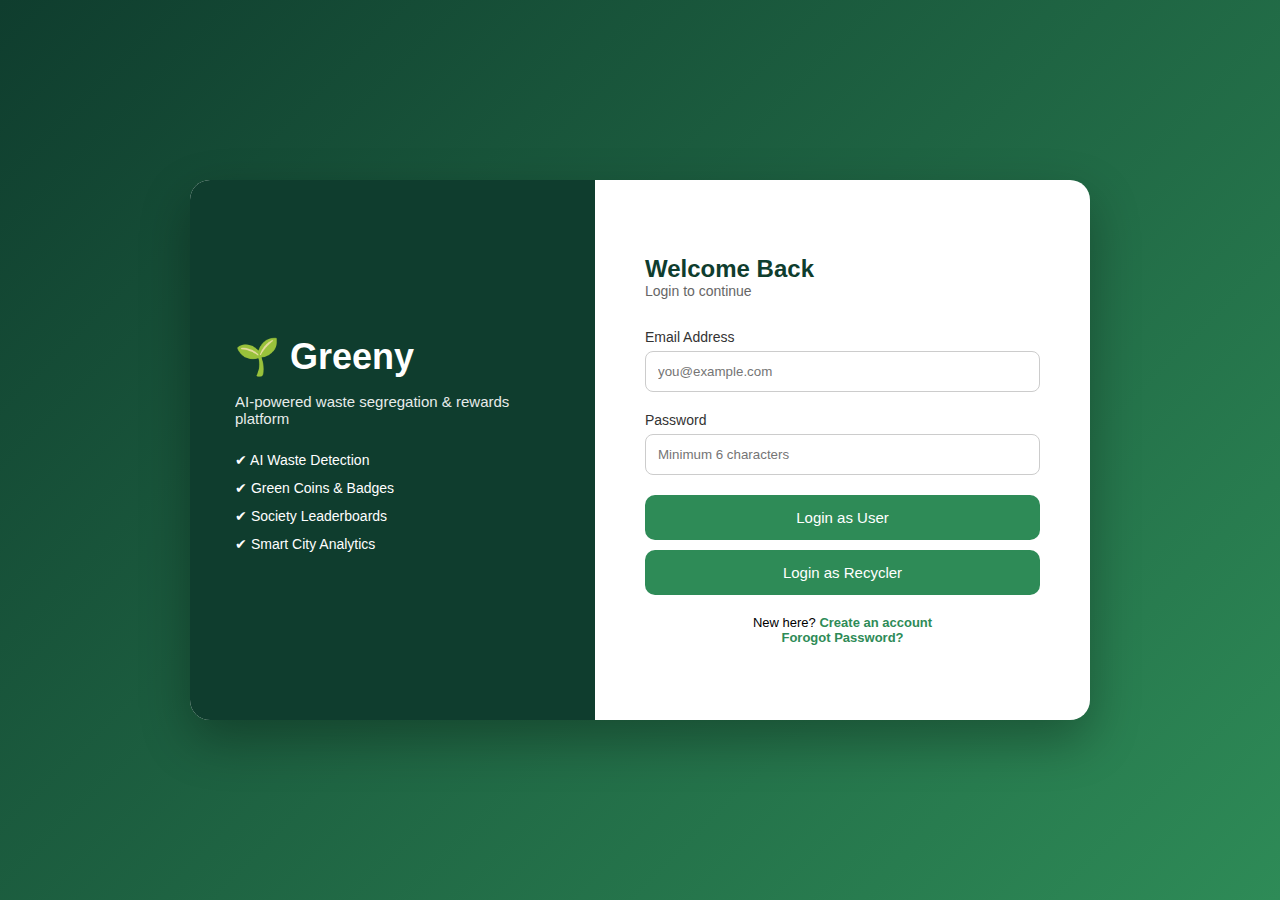
<file: index.html>
<!DOCTYPE html>
<html lang="en">
<head>
<meta charset="UTF-8">
<title>Login | Greeny</title>
<link rel="stylesheet" href="style.css">
<meta name="viewport" content="width=device-width, initial-scale=1.0">
</head>

<body>

<div class="login-container">
    <div class="info-panel">
        <h1>🌱 Greeny</h1>
        <p>AI-powered waste segregation & rewards platform</p>
        <ul>
            <li>✔ AI Waste Detection</li>
            <li>✔ Green Coins & Badges</li>
            <li>✔ Society Leaderboards</li>
            <li>✔ Smart City Analytics</li>
        </ul>
    </div>

    <div class="form-panel">
        <h2>Welcome Back</h2>
        <p class="subtitle">Login to continue</p>

        <form>

            <label>Email Address</label>
            <input type="email" placeholder="you@example.com" required>

            <label>Password</label>
            <input type="password" placeholder="Minimum 6 characters" minlength="6" required>

            <button formaction="user.html">Login as User</button>
            <button formaction="recycler.html" >Login as Recycler</button>
            <p class="footer-text">
                New here? <span>Create an account</span><br>
                <span>Forogot Password?</span>
            </p>

        </form>
    </div>

</div>

</body>
</html>
</file>
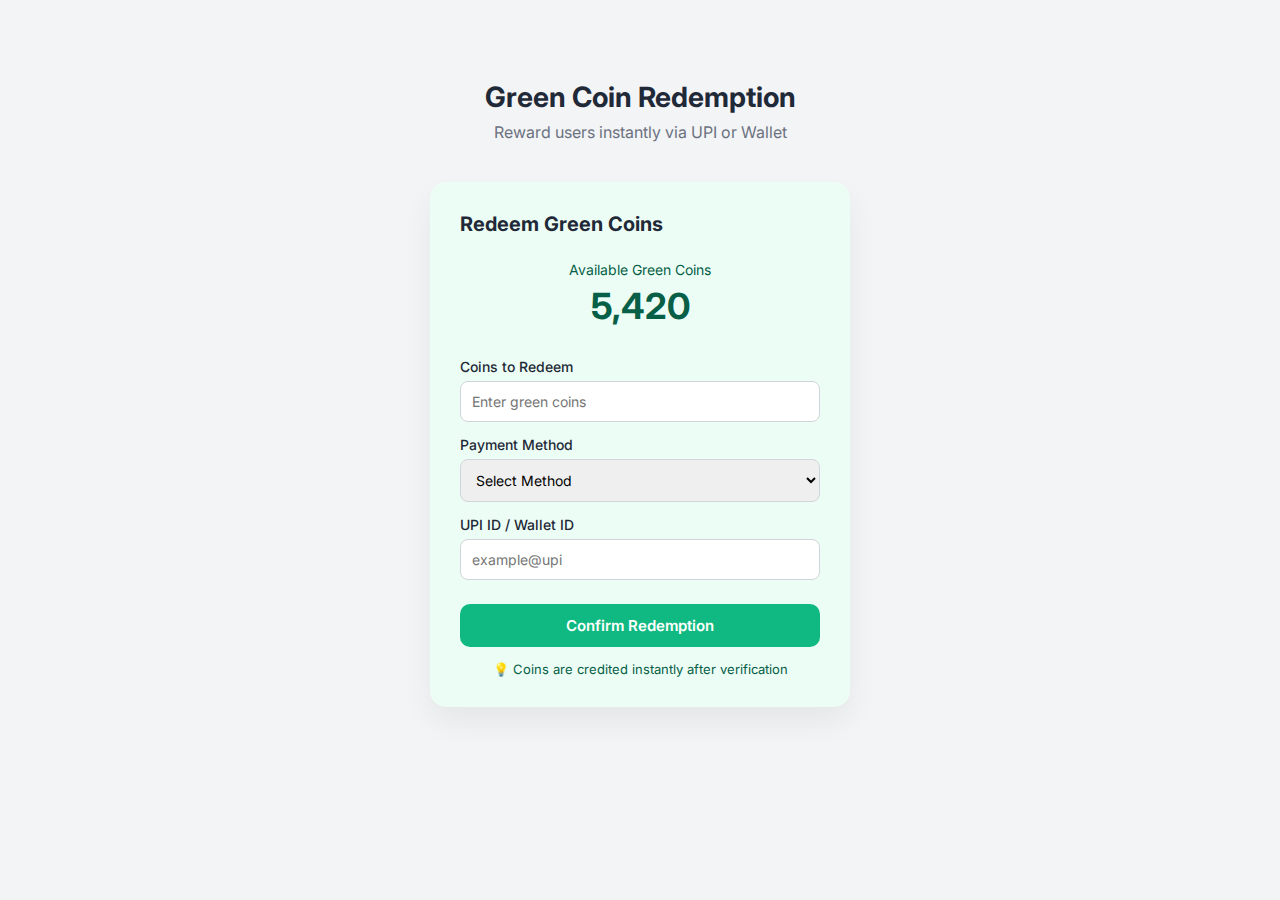
<file: coinsRedeem.html>
<!DOCTYPE html>
<html lang="en">
<head>
  <meta charset="UTF-8">
  <title>Green Coin Redemption | Greeny</title>
  <link href="https://fonts.googleapis.com/css2?family=Inter:wght@400;600;700&display=swap" rel="stylesheet">
</head>

<style>
* {
  margin: 0;
  padding: 0;
  box-sizing: border-box;
  font-family: 'Inter', sans-serif;
}

body {
  background: #f3f4f6;
  color: #1f2937;
}

/* Container */
.container {
  max-width: 900px;
  margin: 60px auto;
  padding: 20px;
}

/* Header */
.header {
  text-align: center;
  margin-bottom: 40px;
}

.header h1 {
  font-size: 28px;
  font-weight: 700;
}

.header p {
  color: #6b7280;
  margin-top: 8px;
}

/* Grid */
.grid {
  display: flex;
  justify-content: center;
}

/* Card */
.card {
  background: white;
  width: 100%;
  max-width: 420px;
  border-radius: 16px;
  padding: 30px;
  box-shadow: 0 15px 30px rgba(0,0,0,0.06);
}

/* Highlight */
.highlight {
  background: #ecfdf5;
}

.card h3 {
  margin-bottom: 25px;
  font-size: 20px;
}

/* Balance */
.balance {
  text-align: center;
  margin-bottom: 30px;
}

.balance p {
  font-size: 14px;
  color: #065f46;
}

.balance h2 {
  font-size: 36px;
  font-weight: 700;
  color: #065f46;
  margin-top: 6px;
}

/* Form */
.redeem-form label {
  font-size: 14px;
  margin-top: 14px;
  display: block;
  font-weight: 500;
}

.redeem-form input,
.redeem-form select {
  width: 100%;
  padding: 11px;
  margin-top: 6px;
  border-radius: 8px;
  border: 1px solid #d1d5db;
  font-size: 14px;
}

/* Button */
.success-btn {
  margin-top: 24px;
  width: 100%;
  padding: 12px;
  background: #10b981;
  color: white;
  border: none;
  border-radius: 10px;
  font-size: 15px;
  font-weight: 600;
  cursor: pointer;
}

/* Note */
.note {
  display: block;
  text-align: center;
  margin-top: 14px;
  font-size: 13px;
  color: #065f46;
}
</style>

<body>

  <div class="container">

    <header class="header">
      <h1>Green Coin Redemption</h1>
      <p>Reward users instantly via UPI or Wallet</p>
    </header>

    <section class="grid">

      <div class="card highlight">
        <h3>Redeem Green Coins</h3>

        <div class="balance">
          <p>Available Green Coins</p>
          <h2>5,420</h2>
        </div>

        <form class="redeem-form">
          <label>Coins to Redeem</label>
          <input type="number" id="coinsInput" placeholder="Enter green coins" required>

          <label>Payment Method</label>
          <select>
            <option>Select Method</option>
            <option>UPI</option>
            <option>Wallet</option>
          </select>

          <label>UPI ID / Wallet ID</label>
          <input type="text" placeholder="example@upi">

          <button type="button" class="success-btn" onclick="redeemCoins()">
  Confirm Redemption
</button>

        </form>

        <small class="note">
          💡 Coins are credited instantly after verification
        </small>
      </div>

    </section>

  </div>
  <script>
  function redeemCoins() {
    const coins = document.getElementById("coinsInput").value;

    if (!coins || coins <= 0) {
      alert("Please enter a valid number of green coins");
      return;
    }

    // store coins
    localStorage.setItem("redeemedCoins", coins);

    // redirect
    window.location.href = "success.html";
  }
</script>


</body>
</html>
</file>
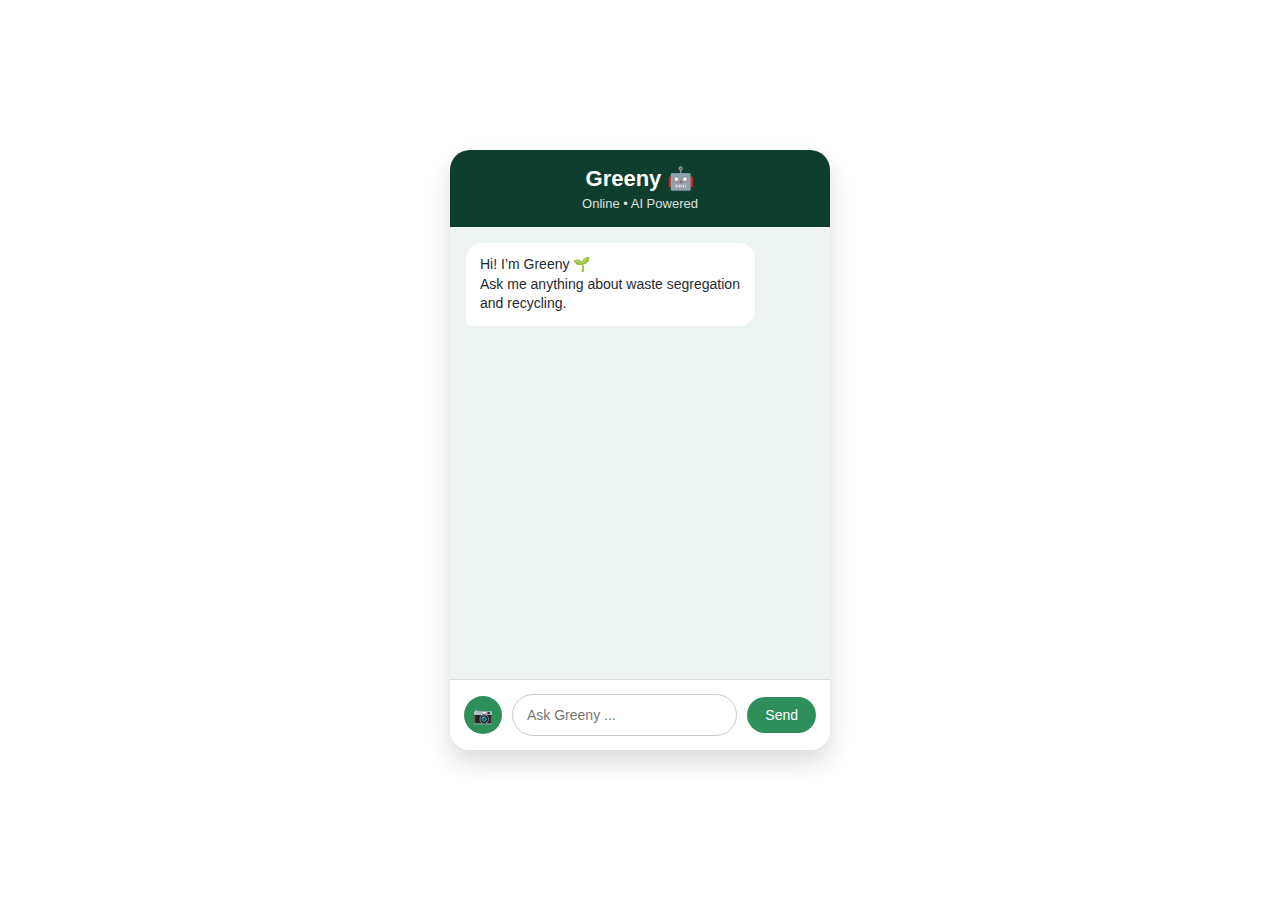
<file: greeny.html>
<!DOCTYPE html>
<html lang="en">
<head>
<meta charset="UTF-8">
<title>Greeny.ai</title>

<style>
body {
    margin: 0;
    font-family: Arial, sans-serif;
    background: #ffffff;
    display: flex;
    justify-content: center;
    align-items: center;
    height: 100vh;
}

.chat-container {
    width: 380px;
    height: 600px;
    background: #eef4f1;
    border-radius: 20px;
    box-shadow: 0 12px 25px rgba(0,0,0,0.15);
    display: flex;
    flex-direction: column;
    overflow: hidden;
}

.chat-header {
    background: #0f3d2e;
    color: white;
    padding: 16px;
    text-align: center;
}

.chat-header h1 {
    margin: 0;
    font-size: 22px;
}

.chat-header p {
    margin: 4px 0 0;
    font-size: 13px;
    opacity: 0.85;
}

.chat-body {
    flex: 1;
    padding: 16px;
    overflow-y: auto;
}

.message {
    display: flex;
    margin-bottom: 14px;
}

.message.user {
    justify-content: flex-end;
}

.message.bot {
    justify-content: flex-start;
}

.bubble {
    max-width: 75%;
    padding: 12px 14px;
    font-size: 14px;
    line-height: 1.4;
}

.user .bubble {
    background: #2f8f5b;
    color: #ffffff;
    border-radius: 16px;
    border-bottom-right-radius: 4px;
}

.bot .bubble {
    background: #ffffff;
    color: #1f2933;
    border-radius: 16px;
    border-bottom-left-radius: 4px;
}

.chat-input {
    display: flex;
    gap: 10px;
    padding: 14px;
    background: #ffffff;
    border-top: 1px solid #ddd;
    align-items: center;
}

.chat-input input[type="text"] {
    flex: 1;
    padding: 12px 14px;
    border-radius: 24px;
    border: 1px solid #ccc;
    outline: none;
    font-size: 14px;
}

.upload-btn {
    background: #2f8f5b;
    color: white;
    width: 38px;
    height: 38px;
    border-radius: 50%;
    display: flex;
    align-items: center;
    justify-content: center;
    cursor: pointer;
    font-size: 16px;
}

.chat-input button {
    background: #2f8f5b;
    color: white;
    border: none;
    border-radius: 24px;
    padding: 10px 18px;
    font-size: 14px;
    cursor: pointer;
}

.chat-input button:hover,
.upload-btn:hover {
    background: #257a4b;
}
</style>
</head>

<body>

<div class="chat-container">

    <div class="chat-header">
        <h1>Greeny 🤖</h1>
        <p>Online • AI Powered</p>
    </div>

    <div class="chat-body" id="chatBody">
        <div class="message bot">
            <div class="bubble">
                Hi! I’m Greeny 🌱<br>
                Ask me anything about waste segregation and recycling.
            </div>
        </div>
    </div>

    <div class="chat-input">
        <label for="imageInput" class="upload-btn">📷</label>
        <input type="file" id="imageInput" accept="image/*" hidden>

        <input type="text" id="userInput" placeholder="Ask Greeny ...">
        <button onclick="sendMessage()">Send</button>
    </div>

</div>

<script>
const chatBody = document.getElementById("chatBody");
const input = document.getElementById("userInput");

function sendMessage() {
    const message = input.value.trim();
    if (!message) return;

    appendMessage(message, "user");
    input.value = "";
    generateBotReply(message);
}

input.addEventListener("keypress", function(e) {
    if (e.key === "Enter") sendMessage();
});

function appendMessage(content, sender) {
    chatBody.innerHTML += `
        <div class="message ${sender}">
            <div class="bubble">${content}</div>
        </div>
    `;
    chatBody.scrollTop = chatBody.scrollHeight;
}

function generateBotReply(message) {
    const msg = message.toLowerCase();
    let result = analyzeWaste(msg);

    setTimeout(() => {
        appendMessage(result, "bot");
    }, 600);
}

function analyzeWaste(text) {

    let wasteData = null;

    // ♻️ PLASTIC
    if (text.includes("plastic") || text.includes("bottle") || text.includes("polythene")) {
        wasteData = {
            type: "Plastic (Dry Recyclable)",
            bin: "Blue Bin (Dry Waste)",
            future: "Recycled into new bottles, plastic furniture, or textile fiber.",
            coins: 5
        };
    }

    // 🥬 FOOD / WET
    else if (text.includes("food") || text.includes("vegetable") || text.includes("kitchen") || text.includes("leftover")) {
        wasteData = {
            type: "Organic / Wet Waste",
            bin: "Green Bin (Wet Waste)",
            future: "Converted into compost or biogas.",
            coins: 3
        };
    }

    // 🔋 E-WASTE
    else if (text.includes("battery") || text.includes("mobile") || text.includes("charger") || text.includes("electronic")) {
        wasteData = {
            type: "E-Waste (Hazardous)",
            bin: "Red Bin / E-Waste Collection Center",
            future: "Metals like copper & lithium extracted and reused.",
            coins: 10
        };
    }

    // 🧻 PAPER
    else if (text.includes("paper") || text.includes("cardboard") || text.includes("newspaper")) {
        wasteData = {
            type: "Paper (Dry Recyclable)",
            bin: "Blue Bin (Dry Waste)",
            future: "Recycled into notebooks, cartons, packaging material.",
            coins: 4
        };
    }

    // 🥫 METAL
    else if (text.includes("can") || text.includes("aluminium") || text.includes("metal")) {
        wasteData = {
            type: "Metal Waste",
            bin: "Blue Bin (Dry Waste)",
            future: "Melted and reused in manufacturing.",
            coins: 7
        };
    }

    if (wasteData) {
        return `
            <b>🔎 Waste Analysis Report</b><br><br>

            <b>📦 Type:</b> ${wasteData.type}<br>
            <b>🗑 Dispose In:</b> ${wasteData.bin}<br>
            <b>🔄 Future Use:</b> ${wasteData.future}<br>
            <b>🪙 Green Coins Earned:</b> ${wasteData.coins} Coins<br><br>

            ♻️ Thank you for recycling responsibly!
        `;
    }

    return `
        <b>⚠️ Unable to Identify Waste</b><br><br>
        Please mention the material type like:<br>
        • Plastic bottle<br>
        • Food waste<br>
        • Battery<br>
        • Paper<br>
        • Metal can<br><br>
        This helps calculate accurate Green Coins.
    `;
}

document.getElementById("imageInput").addEventListener("change", function() {
    const file = this.files[0];
    if (!file) return;

    const imgURL = URL.createObjectURL(file);

    appendMessage(
        `<img src="${imgURL}" style="max-width:100%; border-radius:10px;">`,
        "user"
    );

    // Simulated AI Image Detection
    setTimeout(() => {
        appendMessage(`
            <b>🖼 AI Image Analysis</b><br><br>
            📦 Type: Plastic Bottle (Dry Waste)<br>
            🗑 Dispose In: Blue Bin<br>
            🔄 Future Use: Recycled into polyester fiber<br>
            🪙 Green Coins Earned: 5 Coins<br><br>
            ♻️ Image processed successfully.
        `, "bot");
    }, 800);
});
</script>


</body>
</html>
</file>
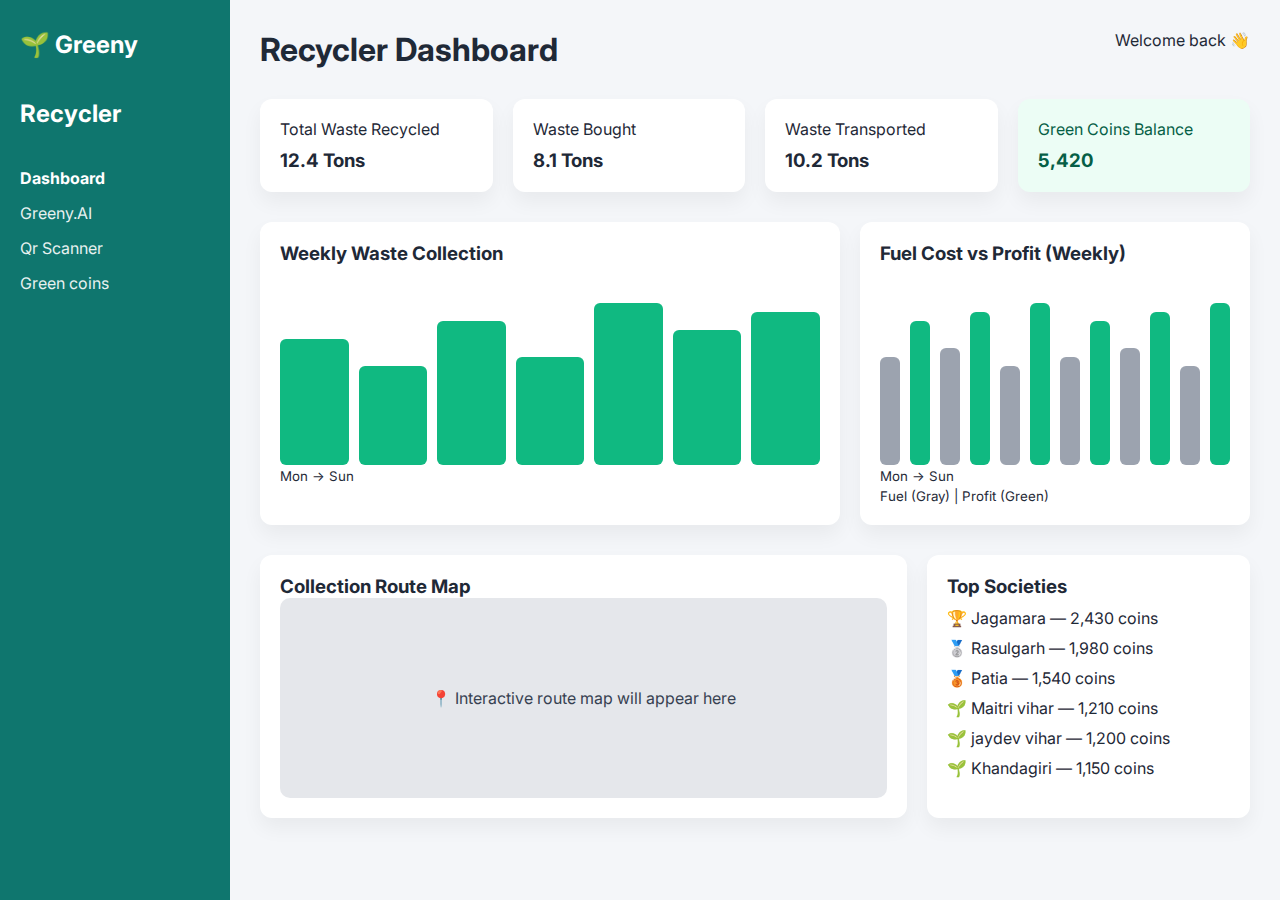
<file: recycler.html>
<!DOCTYPE html>
<html lang="en">
<head>
  <meta charset="UTF-8">
  <title>Recycler Dashboard | Greeny</title>
  <link rel="stylesheet" href="recycler.css">
  <link href="https://fonts.googleapis.com/css2?family=Inter:wght@400;600;700&display=swap" rel="stylesheet">
</head>
<body>

  
  <aside class="sidebar">
    <h2>🌱 Greeny</h2>
    <h2>Recycler</h2>
    <nav>
      <a class="active">Dashboard</a>
      <a href="recyclerbot.html">Greeny.AI</a>
      <a href="scanner.html">Qr Scanner</a>
      <a href="coinsRedeem.html">Green coins</a>
    </nav>
  </aside>

  
  <main class="main">

    
    <header class="header">
      <h1>Recycler Dashboard</h1>
      <span>Welcome back 👋</span>
    </header>

    
    <section class="cards">
      <div class="card">
        <p>Total Waste Recycled</p>
        <h3>12.4 Tons</h3>
      </div>
      <div class="card">
        <p>Waste Bought</p>
        <h3>8.1 Tons</h3>
      </div>
      <div class="card">
        <p>Waste Transported</p>
        <h3>10.2 Tons</h3>
      </div>
      <div class="card highlight">
        <p>Green Coins Balance</p>
        <h3>5,420</h3>
      </div>
    </section>

    
    <section class="grid">
      
      <div class="panel">
        <h3>Weekly Waste Collection</h3>
        <div class="bar-chart">
          <div style="height:70%"></div>
          <div style="height:55%"></div>
          <div style="height:80%"></div>
          <div style="height:60%"></div>
          <div style="height:90%"></div>
          <div style="height:75%"></div>
          <div style="height:85%"></div>
        </div>
        <small>Mon → Sun</small>
      </div>

      
      <div class="panel">
        <h3>Fuel Cost vs Profit (Weekly)</h3>
        <div class="bar-chart dual">
          <div class="fuel" style="height:60%"></div>
          <div class="profit" style="height:80%"></div>

          <div class="fuel" style="height:65%"></div>
          <div class="profit" style="height:85%"></div>

          <div class="fuel" style="height:55%"></div>
          <div class="profit" style="height:90%"></div>
          <div class="fuel" style="height:60%"></div>
          <div class="profit" style="height:80%"></div>

          <div class="fuel" style="height:65%"></div>
          <div class="profit" style="height:85%"></div>

          <div class="fuel" style="height:55%"></div>
          <div class="profit" style="height:90%"></div>
        </div>
        <small>Mon → Sun</small><br>
        <small>Fuel (Gray) | Profit (Green)</small>
      </div>
    </section>

    
    <section class="grid">
      
      <div class="panel map">
        <h3>Collection Route Map</h3>
        <div class="map-box">
          <p>📍 Interactive route map will appear here</p>
        </div>
      </div>

      
      <div class="panel">
        <h3>Top Societies</h3>
        <ul class="leaderboard">
          <li>🏆 Jagamara — 2,430 coins</li>
          <li>🥈 Rasulgarh — 1,980 coins</li>
          <li>🥉 Patia — 1,540 coins</li>
          <li>🌱 Maitri vihar — 1,210 coins</li>
          <li>🌱 jaydev vihar — 1,200 coins</li>
          <li>🌱 Khandagiri — 1,150 coins</li>
        </ul>
      </div>
    </section>
  </main>

</body>
</html>
</file>
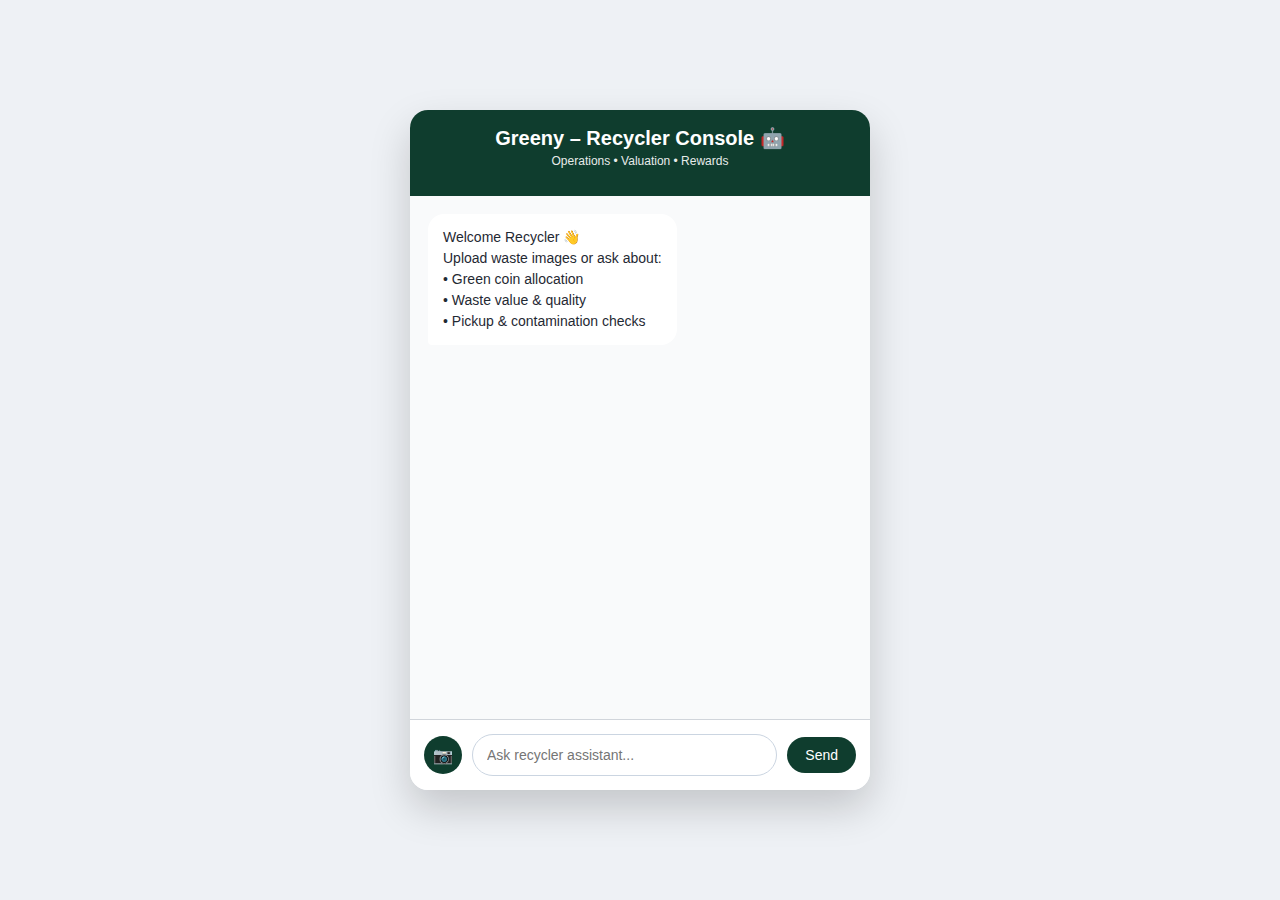
<file: recyclerbot.html>
<!DOCTYPE html>
<html lang="en">
<head>
<meta charset="UTF-8">
<title>Greeny – Recycler Console</title>
<meta name="viewport" content="width=device-width, initial-scale=1.0">

<style>
body {
    margin: 0;
    font-family: "Segoe UI", sans-serif;
    background: #eef1f5;
    display: flex;
    justify-content: center;
    align-items: center;
    height: 100vh;
}


.chat-container {
    width: 460px;
    height: 680px;
    background: #f9fafb;
    border-radius: 18px;
    box-shadow: 0 18px 40px rgba(0,0,0,0.18);
    display: flex;
    flex-direction: column;
    overflow: hidden;
}


.chat-header {
  background: #0f3d2e;
    color: white;
    padding: 16px;
    text-align: center;
}

.chat-header h1 {
    margin: 0;
    font-size: 20px;
}

.chat-header p {
    margin-top: 4px;
    font-size: 12px;
    opacity: 0.9;
}


.chat-body {
    flex: 1;
    padding: 18px;
    overflow-y: auto;
}


.message {
    display: flex;
    margin-bottom: 14px;
}

.message.user {
    justify-content: flex-end;
}

.message.bot {
    justify-content: flex-start;
}

.bubble {
    max-width: 78%;
    padding: 13px 15px;
    font-size: 14px;
    line-height: 1.5;
}


.user .bubble {
    background: #2f8f5b;
    color: #ffffff;
    border-radius: 16px;
    border-bottom-right-radius: 4px;
}

.bot .bubble {
    background: #ffffff;
    color: #1f2933;
    border-radius: 16px;
    border-bottom-left-radius: 4px;
}

.bubble img {
    max-width: 100%;
    border-radius: 10px;
    margin-top: 6px;
}


.chat-input {
    display: flex;
    gap: 10px;
    padding: 14px;
    background: #ffffff;
    border-top: 1px solid #d1d5db;
    align-items: center;
}

.chat-input input[type="text"] {
    flex: 1;
    padding: 12px 14px;
    border-radius: 24px;
    border: 1px solid #cbd5e1;
    outline: none;
    font-size: 14px;
}

.upload-btn {
    background: #0f3d2e;
    color: white;
    width: 38px;
    height: 38px;
    border-radius: 50%;
    display: flex;
    align-items: center;
    justify-content: center;
    cursor: pointer;
    font-size: 16px;
}

.chat-input button {
    background: #0f3d2e;
    color: white;
    border: none;
    border-radius: 24px;
    padding: 10px 18px;
    font-size: 14px;
    cursor: pointer;
}

.upload-btn:hover,
.chat-input button:hover {
    background: #0f3d2e;
    }
</style>
</head>

<body>

<div class="chat-container">

    <div class="chat-header">
        <h1>Greeny – Recycler Console 🤖</h1>
        <p>Operations • Valuation • Rewards</p>
    </div>

    <div class="chat-body" id="chatBody">
        <div class="message bot">
            <div class="bubble">
                Welcome Recycler 👋<br>
                Upload waste images or ask about:<br>
                • Green coin allocation<br>
                • Waste value & quality<br>
                • Pickup & contamination checks
            </div>
        </div>
    </div>

    <div class="chat-input">
        <label for="imageInput" class="upload-btn">📷</label>
        <input type="file" id="imageInput" accept="image/*" hidden>

        <input type="text" id="userInput" placeholder="Ask recycler assistant...">
        <button onclick="sendMessage()">Send</button>
    </div>

</div>

<script>
const chatBody = document.getElementById("chatBody");
const input = document.getElementById("userInput");


function sendMessage() {
    const message = input.value.trim();
    if (!message) return;

    chatBody.innerHTML += `
        <div class="message user">
            <div class="bubble">${message}</div>
        </div>
    `;
    input.value = "";

    generateRecyclerReply(message.toLowerCase());
}


input.addEventListener("keypress", function(e) {
    if (e.key === "Enter") sendMessage();
});


function generateRecyclerReply(msg) {
    let reply = "";

    if (msg.includes("plastic")) {
        reply = `
        ♻️ <b>Plastic Waste (High Value)</b><br>
        • Category: Dry recyclable<br>
        • Market value: Medium–High<br>
        • Contamination check: REQUIRED<br>
        🪙 <b>Suggested reward:</b> 5 Green Coins per clean item
        `;
    }

    else if (msg.includes("paper") || msg.includes("notebook")) {
        reply = `
        📄 <b>Paper Waste</b><br>
        • Category: Dry recyclable<br>
        • Reject if wet or oily<br>
        • Bale separately for resale<br>
        🪙 <b>Suggested reward:</b> 2 Green Coins
        `;
    }

    else if (msg.includes("glass")) {
        reply = `
        🧴 <b>Glass Waste</b><br>
        • Category: Recyclable (fragile)<br>
        • Transport separately<br>
        • High breakage risk<br>
        🪙 <b>Suggested reward:</b> 4 Green Coins
        `;
    }

    else if (msg.includes("wet") || msg.includes("food")) {
        reply = `
        🍃 <b>Wet Waste</b><br>
        • No resale value<br>
        • Send to composting unit<br>
        • Reject if mixed with plastic<br>
        🪙 <b>Suggested reward:</b> 1 Green Coin
        `;
    }

    else if (msg.includes("coins") || msg.includes("reward")) {
        reply = `
        🪙 <b>Green Coin Reference</b><br>
        Plastic: 5<br>
        Glass: 4<br>
        Paper: 2<br>
        Wet waste: 1
        `;
    }

    else {
        reply = `
        ⚠️ Please specify waste type or upload an image.<br>
        Supported: Plastic, Paper, Glass, Wet waste.
        `;
    }

    setTimeout(() => {
        chatBody.innerHTML += `
            <div class="message bot">
                <div class="bubble">${reply}</div>
            </div>
        `;
        chatBody.scrollTop = chatBody.scrollHeight;
    }, 500);
}


document.getElementById("imageInput").addEventListener("change", function() {
    const file = this.files[0];
    if (!file) return;

    const imgURL = URL.createObjectURL(file);

    chatBody.innerHTML += `
        <div class="message user">
            <div class="bubble">
                <img src="${imgURL}">
            </div>
        </div>
    `;

    setTimeout(() => {
        chatBody.innerHTML += `
            <div class="message bot">
                <div class="bubble">
                    🔍 <b>Recycler Analysis</b><br>
                    Waste appears recyclable.<br>
                    Check cleanliness before approval.<br>
                    🪙 Recommended reward: <b>5 Green Coins</b>
                </div>
            </div>
        `;
        chatBody.scrollTop = chatBody.scrollHeight;
    }, 800);
});
</script>

</body>
</html>
</file>
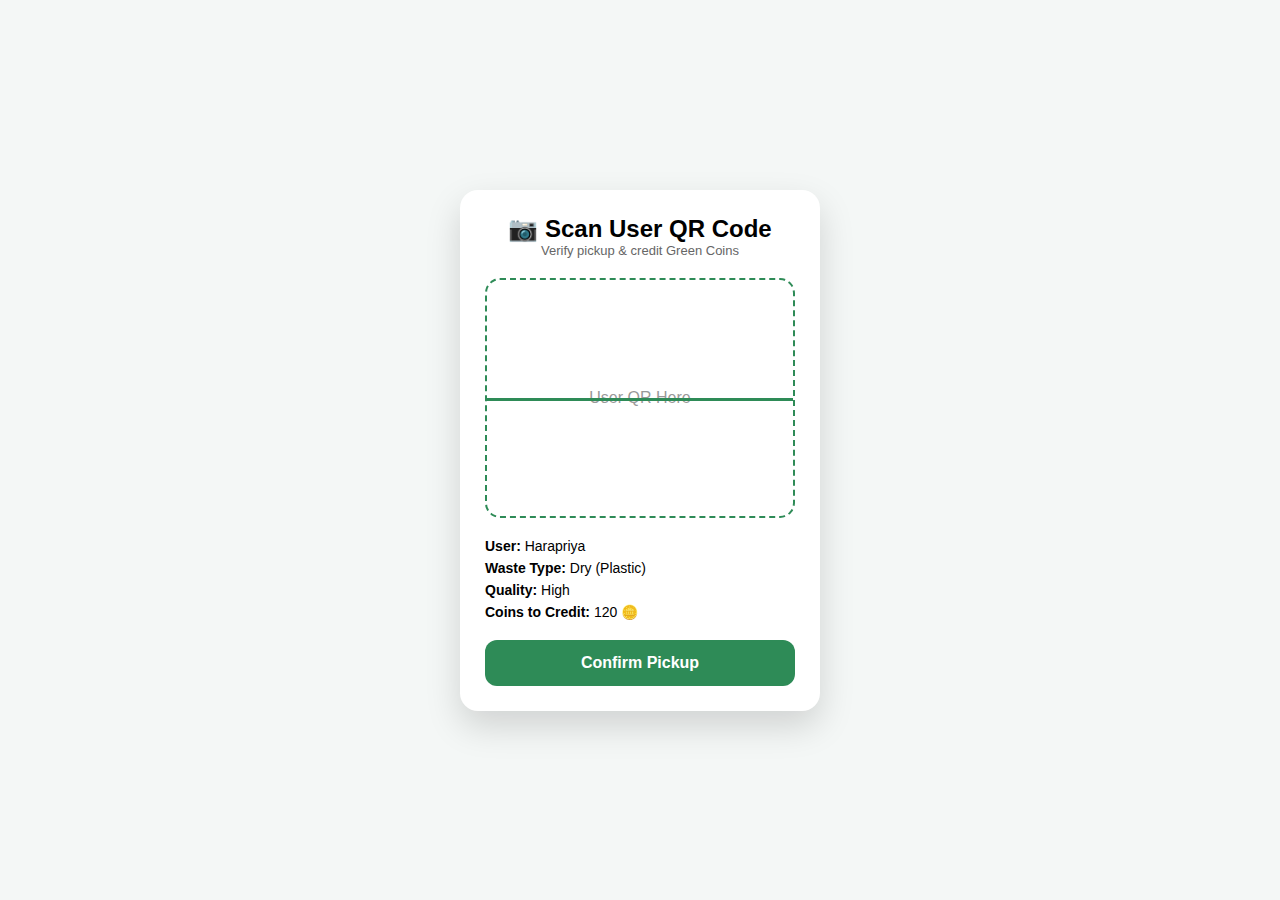
<file: scanner.html>
<!DOCTYPE html>
<html lang="en">
<head>
<meta charset="UTF-8">
<title>Scan QR | Greeny</title>
<link rel="stylesheet" href="scanner.css">
<meta name="viewport" content="width=device-width, initial-scale=1.0">
</head>

<body>

<div class="scan-container">

  <h2>📷 Scan User QR Code</h2>
  <p class="sub">Verify pickup & credit Green Coins</p>

  <div class="camera">
    <div class="scan-line"></div>
    <span>User QR Here</span>
  </div>

  <div class="info">
    <p><strong>User:</strong> Harapriya</p>
    <p><strong>Waste Type:</strong> Dry (Plastic)</p>
    <p><strong>Quality:</strong> High</p>
    <p><strong>Coins to Credit:</strong> 120 🪙</p>
  </div>

  <a href="coins.html" class="btn">Confirm Pickup</a>

</div>

</body>
</html>
</file>
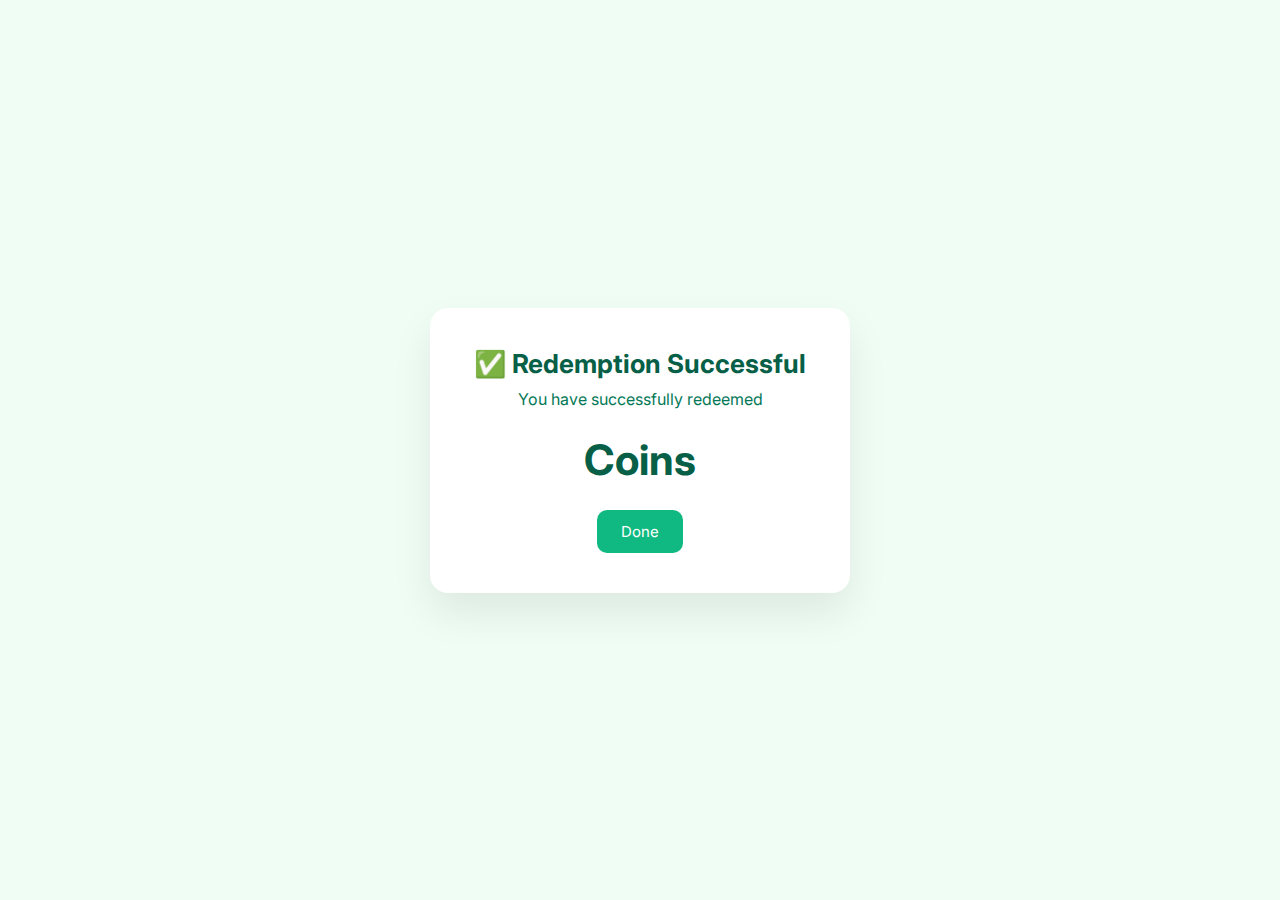
<file: success.html>
<!DOCTYPE html>
<html lang="en">
<head>
  <meta charset="UTF-8">
  <title>Redemption Successful | Greeny</title>
  <link href="https://fonts.googleapis.com/css2?family=Inter:wght@400;600;700&display=swap" rel="stylesheet">
</head>

<style>
* {
  margin: 0;
  padding: 0;
  box-sizing: border-box;
  font-family: 'Inter', sans-serif;
}

body {
  background: #f0fdf4;
  display: flex;
  align-items: center;
  justify-content: center;
  height: 100vh;
  color: #065f46;
}

.card {
  background: white;
  padding: 40px;
  border-radius: 18px;
  text-align: center;
  box-shadow: 0 20px 40px rgba(0,0,0,0.08);
  max-width: 420px;
  width: 100%;
}

.card h1 {
  font-size: 26px;
  margin-bottom: 10px;
}

.card p {
  font-size: 16px;
  color: #047857;
  margin-bottom: 25px;
}

.amount {
  font-size: 42px;
  font-weight: 700;
  margin-bottom: 25px;
}

.done-btn {
  padding: 12px 24px;
  background: #10b981;
  color: white;
  border: none;
  border-radius: 10px;
  font-size: 15px;
  cursor: pointer;
}
</style>

<body>

  <div class="card">
    <h1>✅ Redemption Successful</h1>
    <p>You have successfully redeemed</p>

    <div class="amount">
      <span id="coins"></span> Coins
    </div>

    <button class="done-btn" onclick="goBack()">Done</button>
  </div>

  <script>
    const coins = localStorage.getItem("redeemedCoins");
    document.getElementById("coins").innerText = coins;

    function goBack() {
      window.location.href = "recycler.html";
    }
  </script>

</body>
</html>
</file>
<file: style.css>
*{
margin:0;
padding:0;
box-sizing:border-box;
font-family:Segoe UI, sans-serif;
}

body{
height:100vh;
display:flex;
justify-content:center;
align-items:center;
background: white;
background:linear-gradient(135deg,#0f3d2e,#2e8b57);
}

.login-container{
width:900px;
height:540px;
background:white;
border-radius:20px;
display:flex;
overflow:hidden;
box-shadow:0 20px 50px rgba(0,0,0,0.3);
}


.info-panel{
width:45%;
background:#0f3d2e;
color:white;
padding:45px;
display:flex;
flex-direction:column;
justify-content:center;
}

.info-panel h1{
font-size:36px;
margin-bottom:15px;
}

.info-panel p{
font-size:15px;
margin-bottom:25px;
opacity:0.9;
}

.info-panel ul{
list-style:none;
}

.info-panel li{
margin-bottom:12px;
font-size:14px;
}


.form-panel{
width:55%;
padding:50px;
display:flex;
flex-direction:column;
justify-content:center;
}

.form-panel h2{
color:#0f3d2e;
}

.subtitle{
font-size:14px;
color:#666;
margin-bottom:30px;
}


form{
display:flex;
flex-direction:column;
}

label{
font-size:14px;
margin-bottom:6px;
color:#333;
}


.role-box{
display:flex;
justify-content:space-between;
margin-bottom:20px;
}

.role-box label{
font-size:14px;
display:flex;
align-items:center;
gap:6px;
}


input{
padding:12px;
margin-bottom:20px;
border-radius:8px;
border:1px solid #ccc;
}

input:focus{
border-color:#2e8b57;
outline:none;
}

button{
padding:14px;
margin-bottom:10px;
border:none;
border-radius:10px;
background:#2e8b57;
color:white;
font-size:15px;
cursor:pointer;
transition:0.3s;
}

button:hover{
background:#246f47;
}

.secondary{
background:#e6f2ec;
color:#0f3d2e;
}

.secondary:hover{
background:#d4ebe0;
}


.footer-text{
margin-top:10px;
font-size:13px;
text-align:center;
}

.footer-text span{
color:#2e8b57;
font-weight:600;
cursor:pointer;
}


.horizontal{
height:14px;
width:100%;
}

.vertical{
width:14px;
height:100%;
}

.r1{ top:40px; }
.r2{ top:150px; }
.r3{ left:90px; }
.r4{ left:220px; }



.point{
position:absolute;
width:34px;
height:34px;
border-radius:50%;
display:flex;
align-items:center;
justify-content:center;
font-size:12px;
font-weight:bold;
color:white;
box-shadow:0 4px 8px rgba(0,0,0,0.2);
}
.society{
background:#1e90ff;
}

.p1{ top:30px; left:80px; }
.p2{ top:120px; left:200px; }
.p3{ top:170px; left:120px; }
</file>
<file: recycler.css>
* {
  margin: 0;
  padding: 0;
  box-sizing: border-box;
  font-family: 'Inter', sans-serif;
}

body {
  display: flex;
  background: #f4f6f9;
  color: #1f2937;
}


.sidebar {
  width: 230px;
  background: #0f766e;
  color: white;
  min-height: 100vh;
  padding: 30px 20px;
}
a{
    text-decoration: none;
    color:white;
}

.sidebar h2 {
  margin-bottom: 40px;
}

.sidebar a {
  display: block;
  margin: 15px 0;
  cursor: pointer;
  opacity: 0.9;
}

.sidebar a.active {
  font-weight: 700;
  opacity: 1;
}


.main {
  flex: 1;
  padding: 30px;
}


.header {
  display: flex;
  justify-content: space-between;
  margin-bottom: 30px;
}


.cards {
  display: grid;
  grid-template-columns: repeat(4, 1fr);
  gap: 20px;
  margin-bottom: 30px;
}

.card {
  background: white;
  padding: 20px;
  border-radius: 12px;
  box-shadow: 0 10px 20px rgba(0,0,0,0.05);
}

.card h3 {
  margin-top: 10px;
}

.card.highlight {
  background: #ecfdf5;
  color: #065f46;
}


.grid {
  display: grid;
  grid-template-columns: 2fr 1fr;
  gap: 20px;
  margin-bottom: 30px;
}


.panel {
  background: white;
  padding: 20px;
  border-radius: 12px;
  box-shadow: 0 10px 20px rgba(0,0,0,0.05);
}


.bar-chart {
  display: flex;
  align-items: flex-end;
  height: 180px;
  gap: 10px;
  margin-top: 20px;
}

.bar-chart div {
  width: 100%;
  background: #10b981;
  border-radius: 6px;
}

.bar-chart.dual div {
  width: 20px;
}

.bar-chart .fuel {
  background: #9ca3af;
}

.bar-chart .profit {
  background: #10b981;
}


.map-box {
  height: 200px;
  background: #e5e7eb;
  border-radius: 10px;
  display: flex;
  align-items: center;
  justify-content: center;
  color: #374151;
}


.leaderboard li {
  margin: 10px 0;
  list-style: none;
}


.qr-box {
  text-align: center;
}

.qr-box button {
  margin-top: 15px;
  padding: 10px 20px;
  border: none;
  background: #0f766e;
  color: white;
  border-radius: 8px;
  cursor: pointer;
}


.redeem input,
.redeem select,
.redeem button {
  width: 100%;
  margin-top: 12px;
  padding: 10px;
  border-radius: 8px;
  border: 1px solid #d1d5db;
}

.redeem button {
  background: #10b981;
  color: white;
  border: none;
  cursor: pointer;
}
</file>
<file: scanner.css>
*{
margin:0;
padding:0;
box-sizing:border-box;
font-family:Segoe UI, sans-serif;
}

body{
height:100vh;
display:flex;
justify-content:center;
align-items:center;
background:#f4f7f6;
}

.scan-container{
background:white;
width:360px;
padding:25px;
border-radius:18px;
text-align:center;
box-shadow:0 15px 35px rgba(0,0,0,0.15);
}

.sub{
font-size:13px;
color:#666;
margin-bottom:20px;
}

/* Camera */
.camera{
height:240px;
border:2px dashed #2e8b57;
border-radius:15px;
position:relative;
display:flex;
justify-content:center;
align-items:center;
color:#999;
margin-bottom:20px;
}

.scan-line{
position:absolute;
width:100%;
height:3px;
background:#2e8b57;
top:50%;
animation:scan 2s infinite;
}

@keyframes scan{
0%{ top:20%; }
50%{ top:70%; }
100%{ top:20%; }
}


.info{
text-align:left;
font-size:14px;
margin-bottom:20px;
}

.info p{
margin-bottom:6px;
}


.btn{
display:block;
padding:14px;
background:#2e8b57;
color:white;
border-radius:12px;
text-decoration:none;
font-weight:600;
}
</file>
